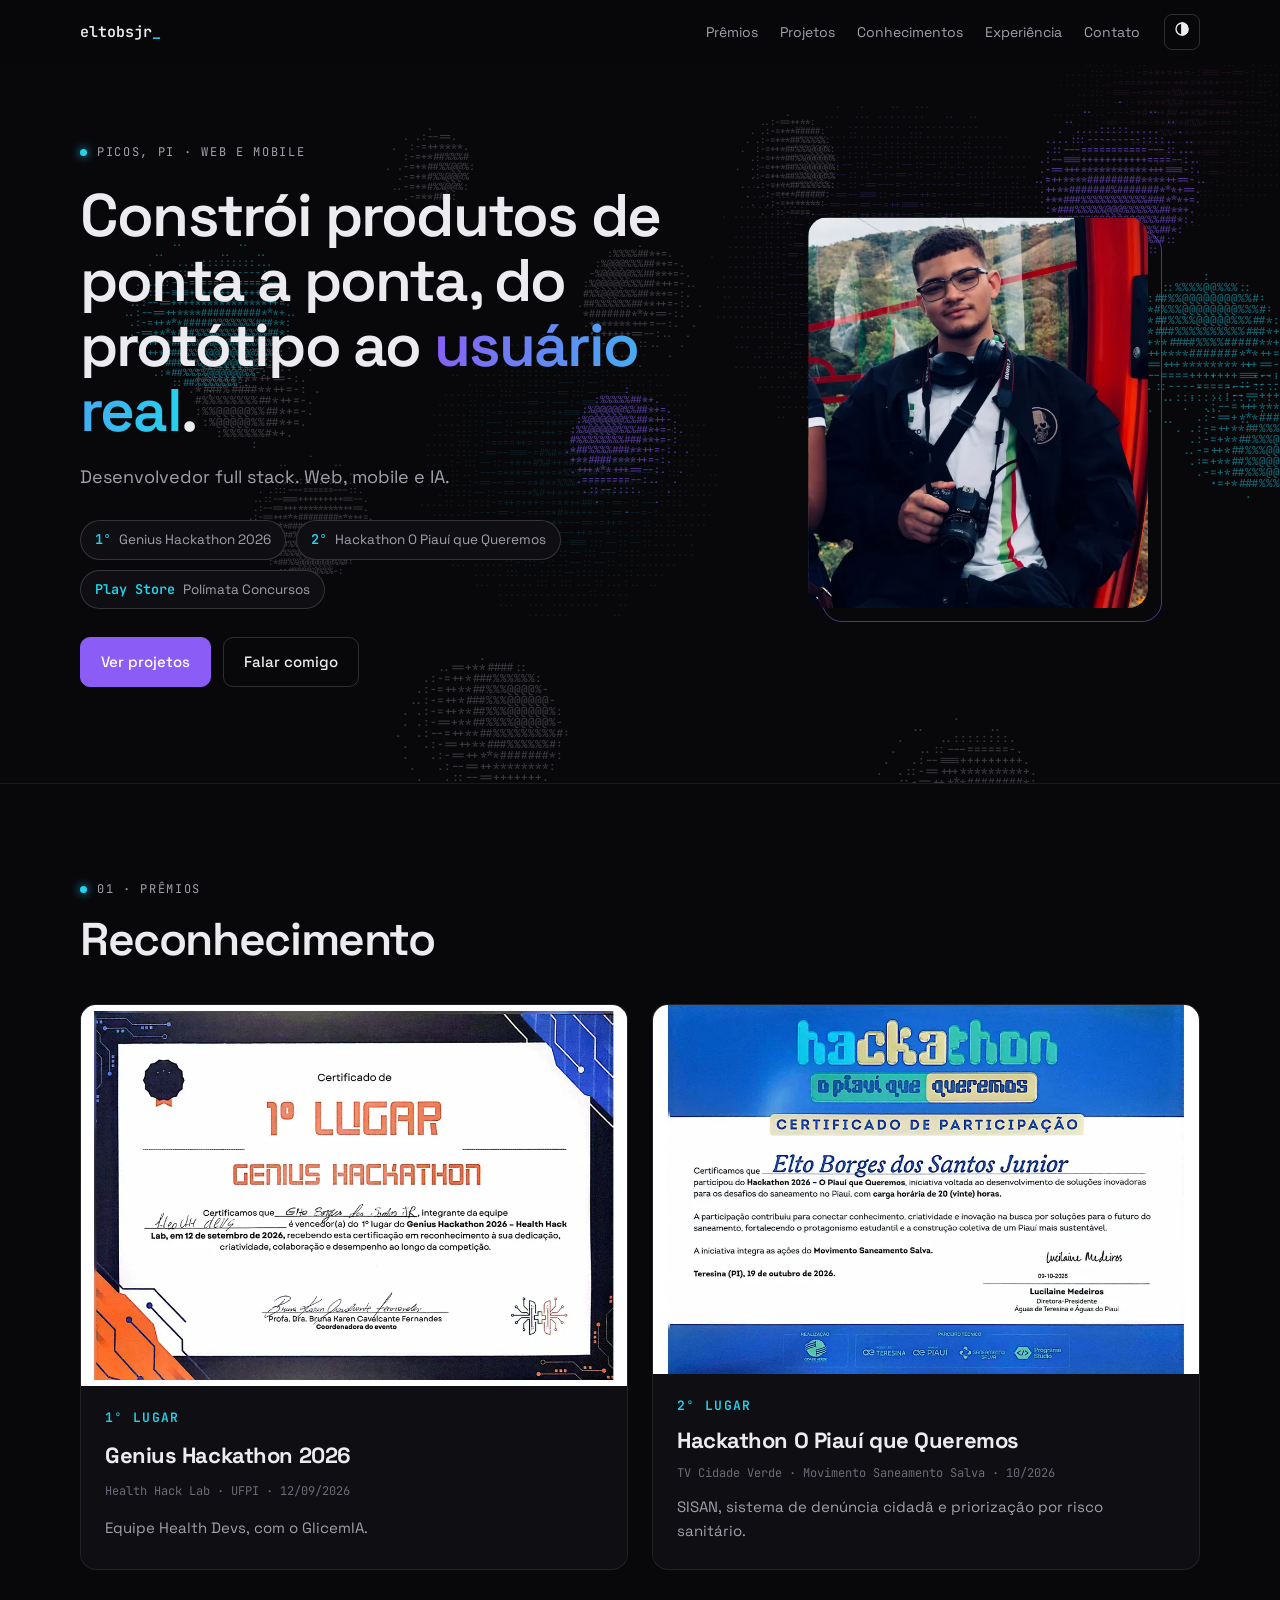
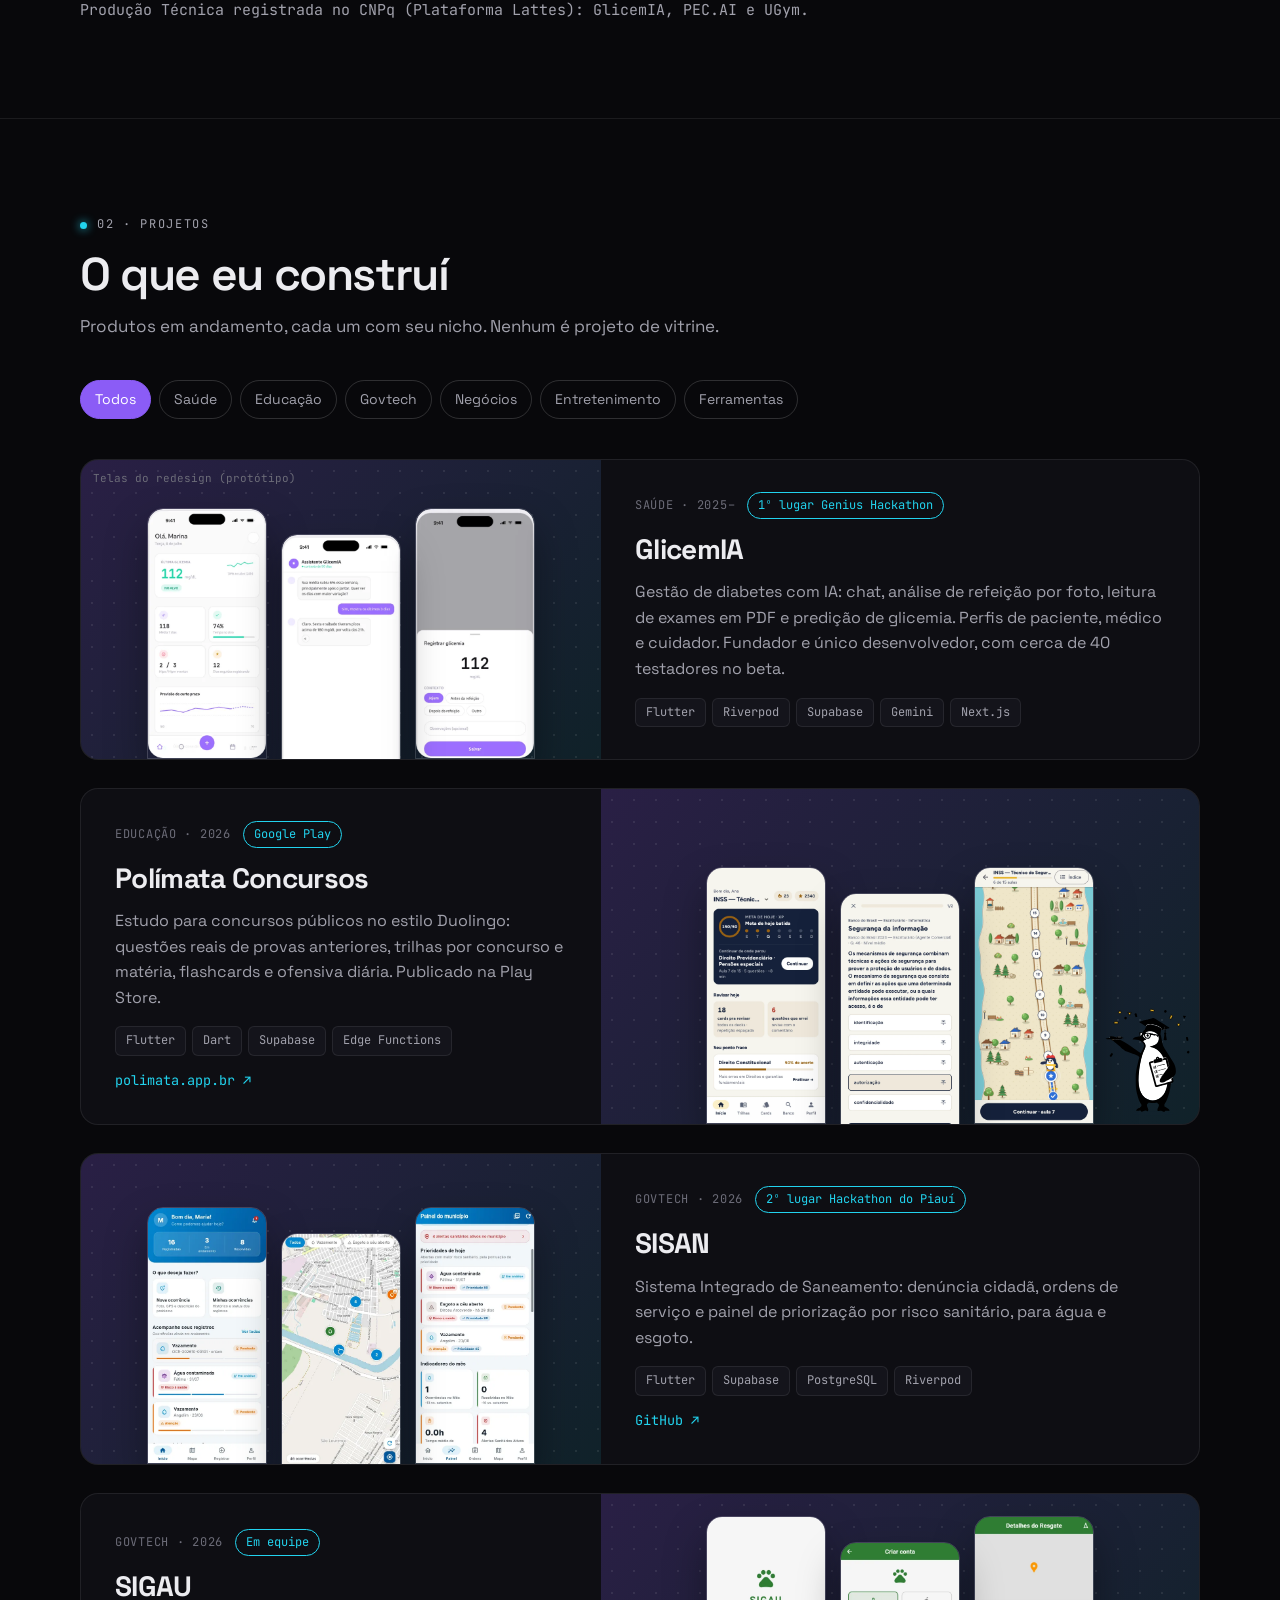
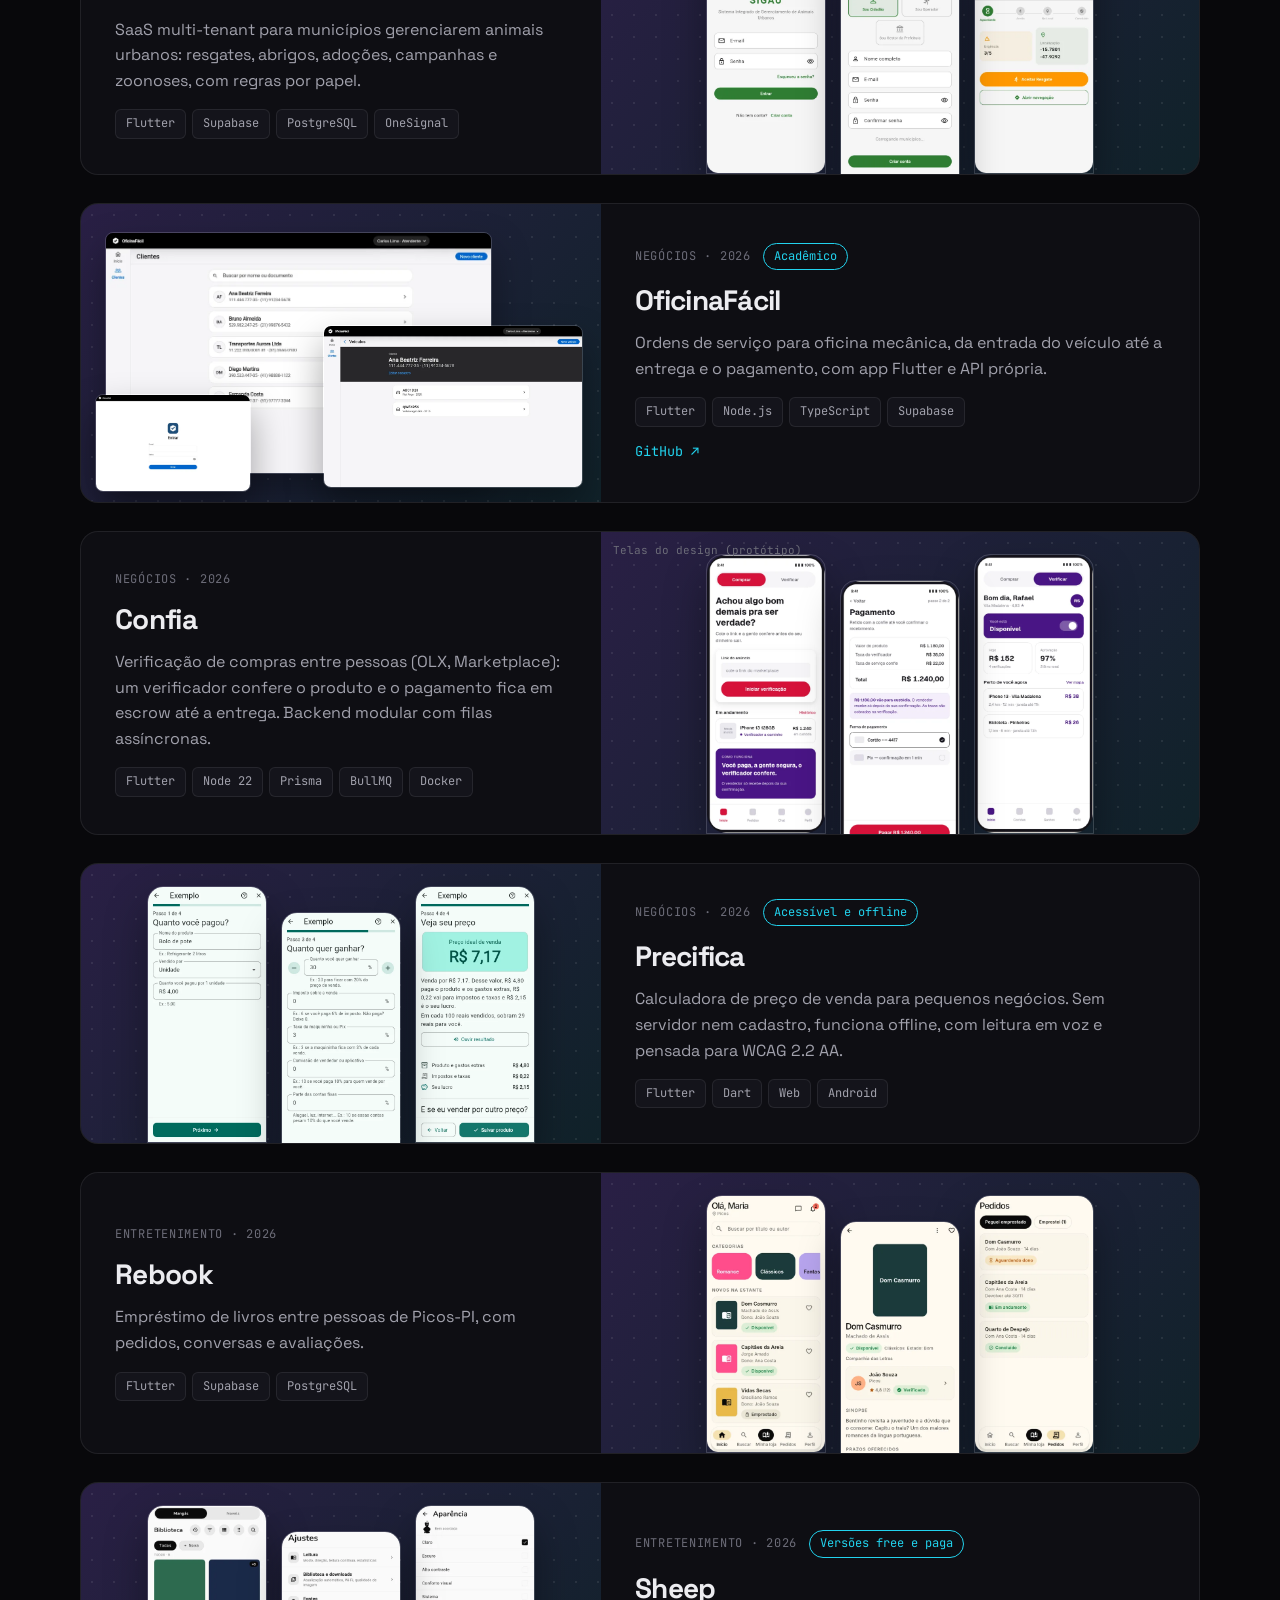
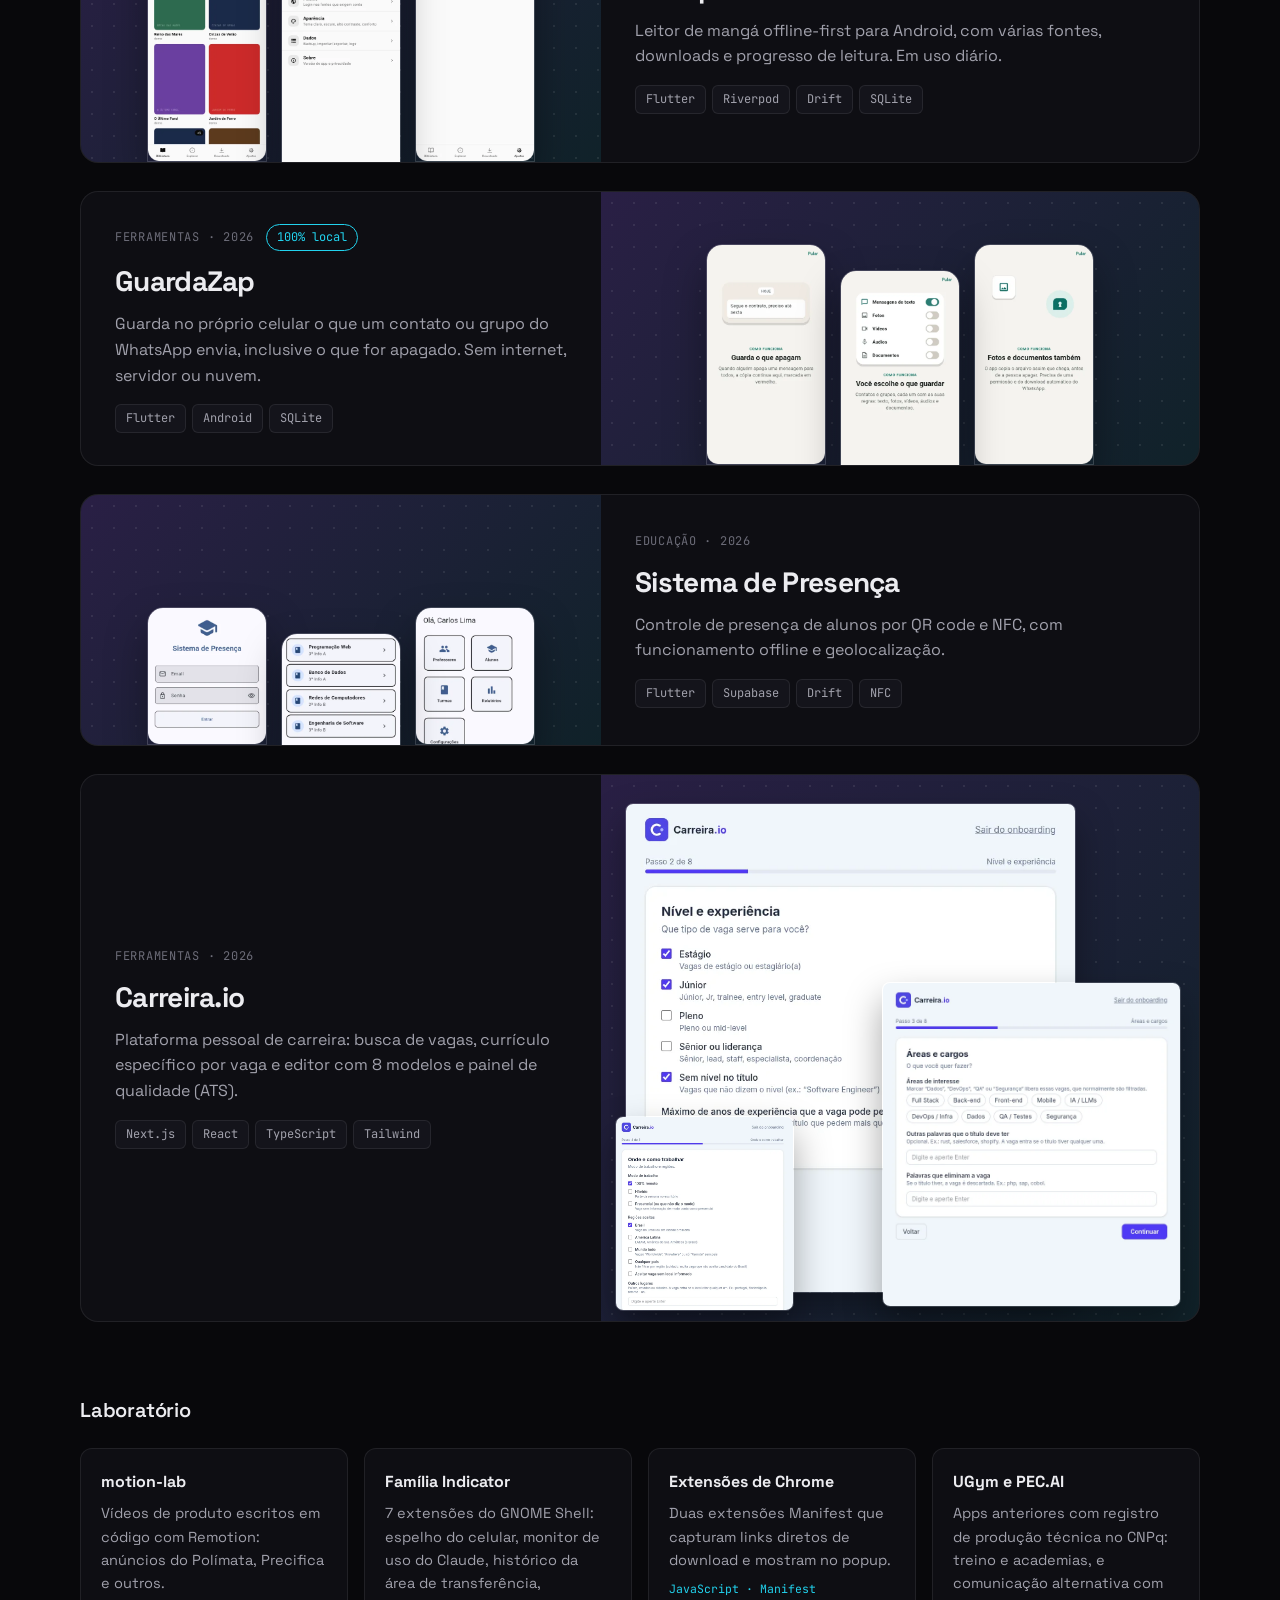
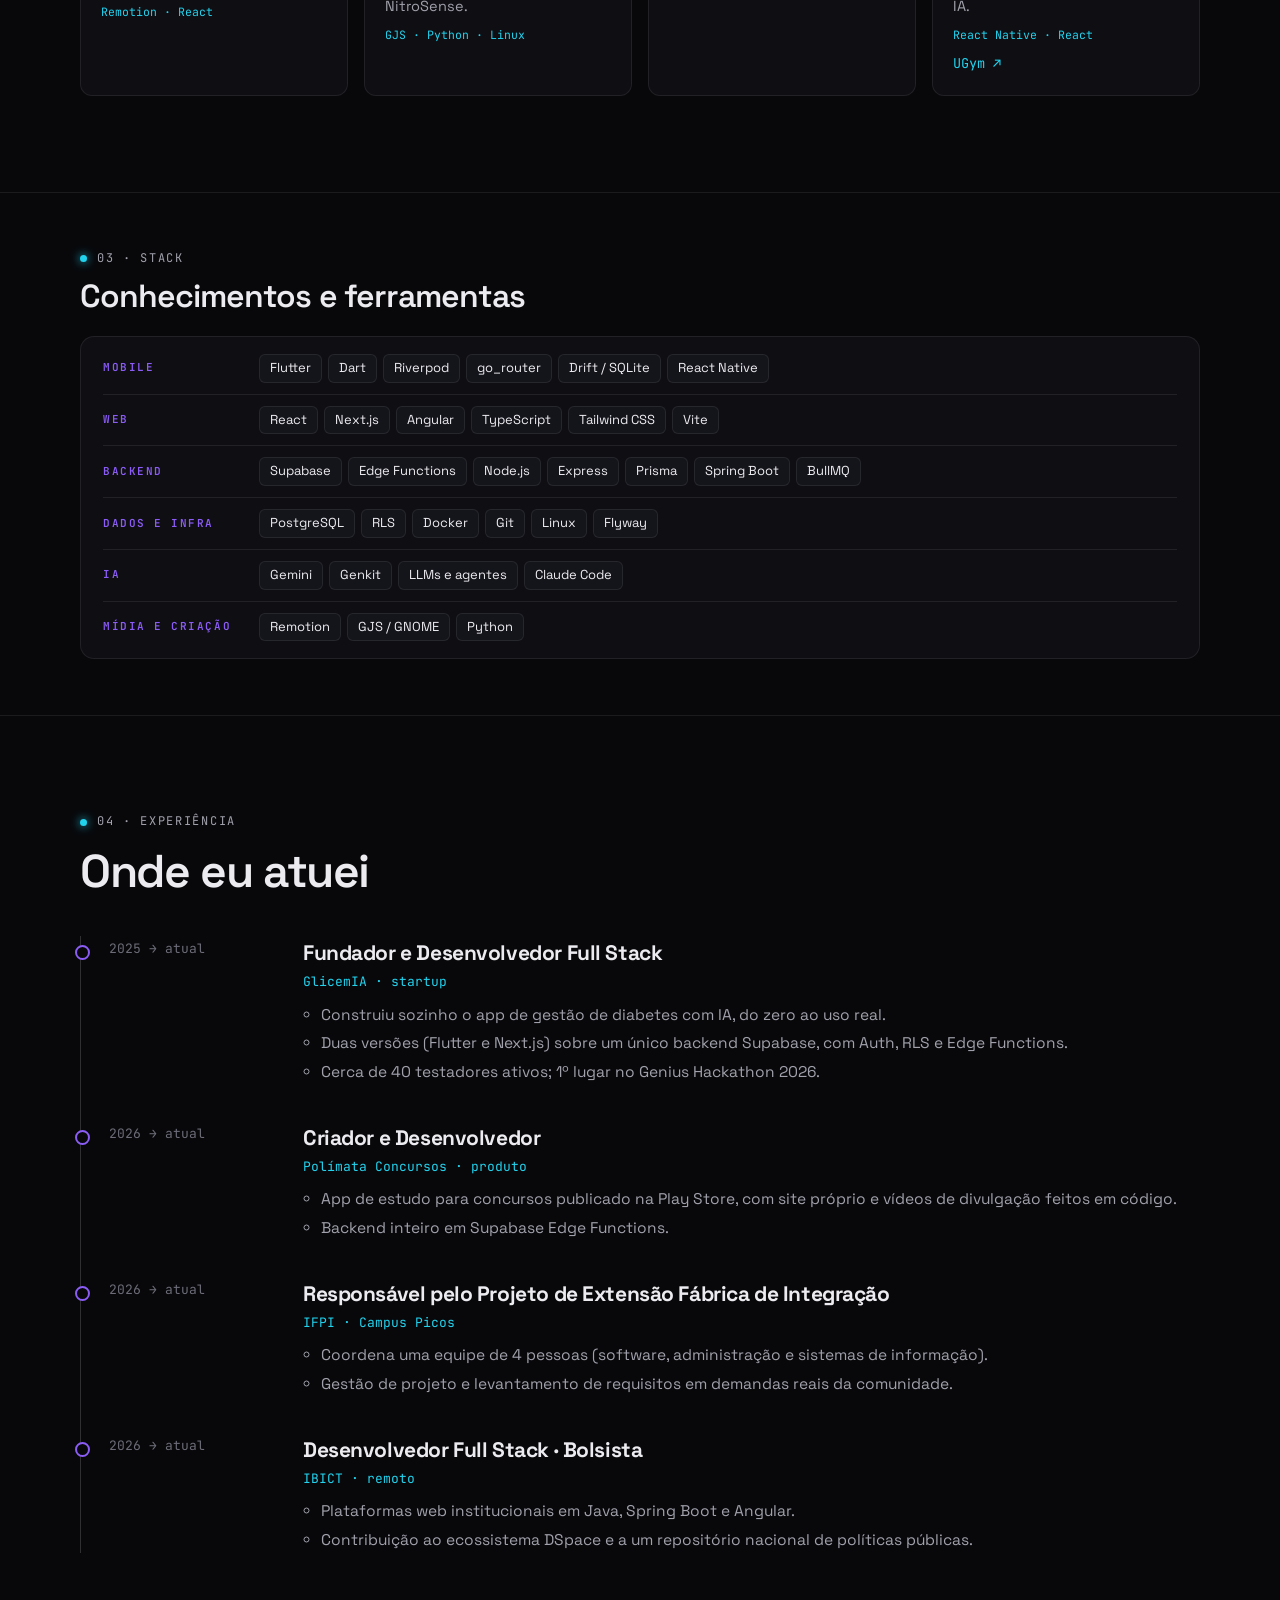
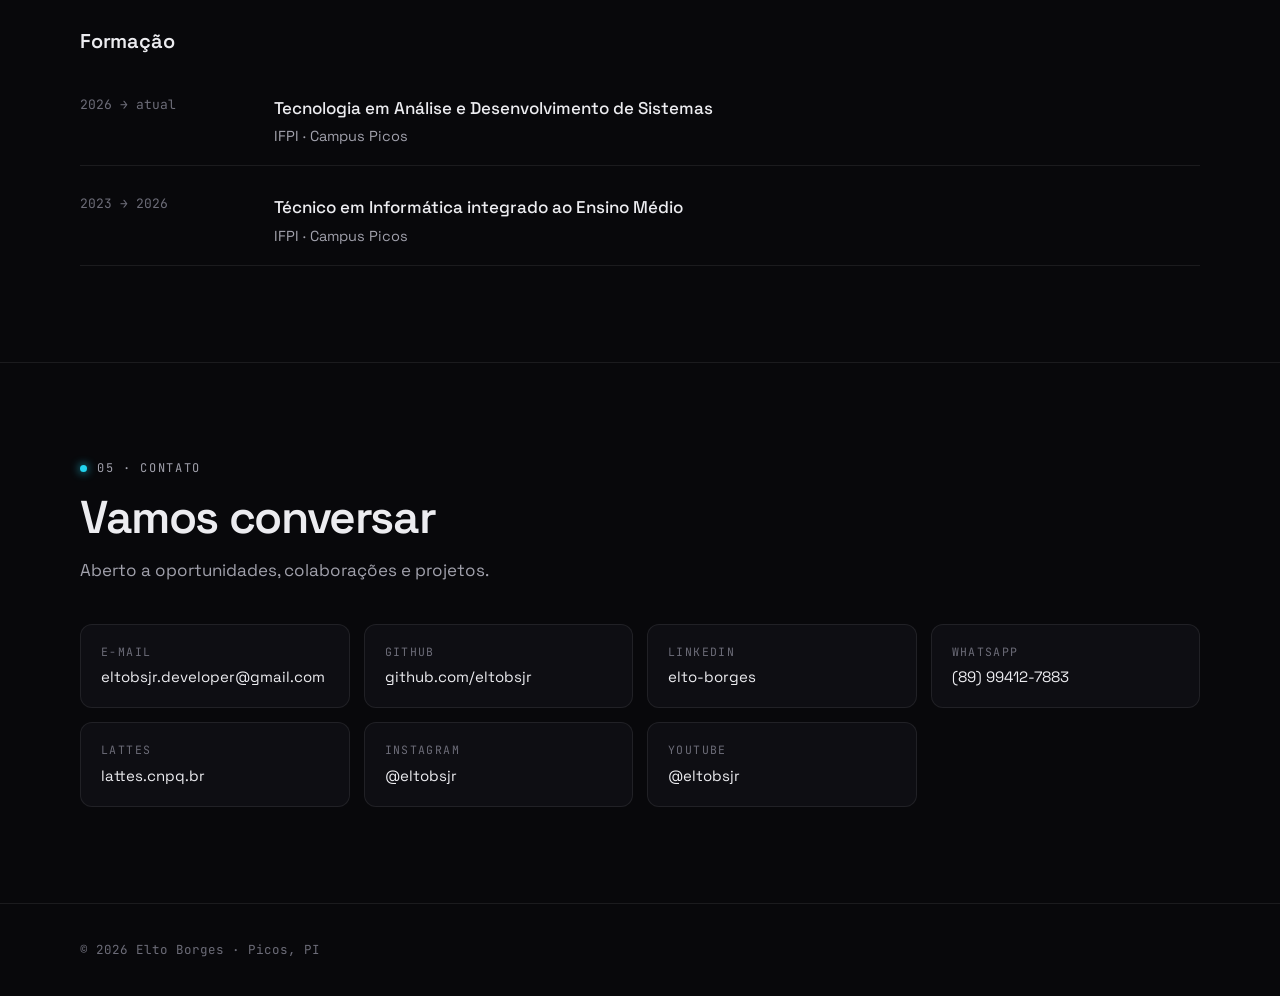
<file: index.html>
<!doctype html>
<html lang="pt-BR" data-theme="dark">
<head>
  <meta charset="utf-8" />
  <meta name="viewport" content="width=device-width,initial-scale=1" />
  <title>Elto Borges — Desenvolvedor Full Stack (Web e Mobile)</title>
  <meta name="description" content="Portfólio de Elto Borges: desenvolvedor full stack, fundador do GlicemIA (1º lugar no Genius Hackathon 2026) e criador do Polímata Concursos, na Play Store." />
  <meta property="og:title" content="Elto Borges — Desenvolvedor Full Stack" />
  <meta property="og:description" content="Produtos premiados em saúde, educação e setor público. Flutter, Supabase, Next.js e IA." />
  <meta property="og:image" content="assets/img/foto.webp" />
  <link rel="preconnect" href="https://fonts.googleapis.com" />
  <link rel="preconnect" href="https://fonts.gstatic.com" crossorigin />
  <link href="https://fonts.googleapis.com/css2?family=Space+Grotesk:wght@400;500;600;700&family=JetBrains+Mono:wght@400;500;600&display=swap" rel="stylesheet" />
  <link rel="stylesheet" href="assets/css/site.css" />
  <link rel="stylesheet" href="assets/css/pinguins.css" />
  <script>
    try { var t = localStorage.getItem("tema"); if (t) document.documentElement.dataset.theme = t; } catch (e) {}
  </script>
</head>
<body>
  <div class="fundo-vivo" aria-hidden="true"><span></span><span></span><span></span></div>

  <header class="topo">
    <div class="wrap topo-in">
      <a class="marca" href="#inicio">eltobsjr<span>_</span></a>
      <nav class="menu" aria-label="Seções">
        <a href="#premios">Prêmios</a>
        <a href="#projetos">Projetos</a>
        <a href="#stack">Conhecimentos</a>
        <a href="#experiencia">Experiência</a>
        <a href="#contato">Contato</a>
      </nav>
      <div class="topo-acoes">
        <button class="tema" id="tema" type="button" aria-label="Alternar tema claro e escuro"><svg width="16" height="16" viewBox="0 0 24 24" fill="none" stroke="currentColor" stroke-width="2" aria-hidden="true"><circle cx="12" cy="12" r="9"/><path d="M12 3v18" /><path d="M12 3a9 9 0 0 1 0 18z" fill="currentColor"/></svg></button>
      </div>
    </div>
  </header>

  <main id="inicio">
    <section class="hero" id="hero">
      <div class="hero-pontos" id="hero-pontos" aria-hidden="true"></div>
      <div class="wrap hero-in">
        <div class="hero-texto">
          <p class="eyebrow"><i></i> Picos, PI · Web e Mobile</p>
          <h1>Constrói produtos de ponta a ponta, do protótipo ao <em>usuário real</em>.</h1>
          <p class="lead">Desenvolvedor full stack. Web, mobile e IA.</p>
          <div class="chips">
            <a class="chip" href="#premios"><b>1º</b> Genius Hackathon 2026</a>
            <a class="chip" href="#premios"><b>2º</b> Hackathon O Piauí que Queremos</a>
            <a class="chip" href="#projetos"><b>Play Store</b> Polímata Concursos</a>
          </div>
          <div class="hero-cta">
            <a class="btn btn-cheio" href="#projetos">Ver projetos</a>
            <a class="btn" href="#contato">Falar comigo</a>
          </div>
        </div>
        <figure class="hero-foto">
          <img src="assets/img/foto.webp" width="640" height="742" alt="Foto de Elto Borges" fetchpriority="high" />
        </figure>
      </div>
    </section>

    <section class="sec" id="premios">
      <div class="wrap">
        <header class="sec-cab"><p class="eyebrow"><i></i> 01 · Prêmios</p><h2>Reconhecimento</h2></header>
        <div class="premios" id="premios-lista"></div>
        <p class="nota" id="producao"></p>
      </div>
    </section>

    <section class="sec" id="projetos">
      <div class="wrap">
        <header class="sec-cab"><p class="eyebrow"><i></i> 02 · Projetos</p><h2>O que eu construí</h2>
          <p class="sub">Produtos em andamento, cada um com seu nicho. Nenhum é projeto de vitrine.</p></header>
        <div class="filtros" id="filtros" role="tablist" aria-label="Filtrar projetos"></div>
        <div class="projetos" id="projetos-lista"></div>
        <h3 class="lab-titulo">Laboratório</h3>
        <div class="lab" id="lab-lista"></div>
      </div>
    </section>

    <section class="sec sec-compacta" id="stack">
      <div class="wrap">
        <header class="sec-cab"><p class="eyebrow"><i></i> 03 · Stack</p><h2>Conhecimentos e ferramentas</h2></header>
        <div class="stack" id="stack-lista"></div>
      </div>
    </section>

    <section class="sec" id="experiencia">
      <div class="wrap">
        <header class="sec-cab"><p class="eyebrow"><i></i> 04 · Experiência</p><h2>Onde eu atuei</h2></header>
        <ol class="linha" id="exp-lista"></ol>
        <h3 class="lab-titulo">Formação</h3>
        <ul class="formacao" id="form-lista"></ul>
      </div>
    </section>

    <section class="sec" id="contato">
      <div class="wrap">
        <header class="sec-cab"><p class="eyebrow"><i></i> 05 · Contato</p><h2>Vamos conversar</h2>
          <p class="sub">Aberto a oportunidades, colaborações e projetos.</p></header>
        <div class="contatos" id="contato-lista"></div>
      </div>
    </section>
  </main>

  <footer class="rodape"><div class="wrap">© 2026 Elto Borges · Picos, PI</div></footer>

  <div class="lightbox" id="lightbox" hidden><button type="button" aria-label="Fechar">×</button><img alt="" /></div>

  <script src="assets/js/data.js"></script>
  <script src="assets/js/pinguins.js" defer></script>
  <script src="assets/js/main.js" defer></script>
</body>
</html>
</file>
<file: assets/css/site.css>
:root {
  --bg: #08080b; --bg-1: #0e0e13; --bg-2: #14141b;
  --line: rgba(255,255,255,.08); --line-2: rgba(255,255,255,.16);
  --ink: #ececf0; --ink-dim: #a1a1ac; --ink-muted: #6c6c78;
  --accent: #8b5cf6; --accent-2: #22d3ee; --accent-rgb: 139,92,246;
  --on-accent: #fff;
  --nav-bg: rgba(8,8,11,.7);
  --display: "Space Grotesk", system-ui, sans-serif;
  --mono: "JetBrains Mono", ui-monospace, Menlo, monospace;
}
:root[data-theme="light"] {
  --bg: #f6f5f1; --bg-1: #fff; --bg-2: #efeee9;
  --line: rgba(10,10,10,.1); --line-2: rgba(10,10,10,.2);
  --ink: #0b0b0e; --ink-dim: #3a3a44; --ink-muted: #5a5a66;
  --accent: #6d28d9; --accent-2: #0e7490; --accent-rgb: 109,40,217;
  --nav-bg: rgba(246,245,241,.85);
}
* { box-sizing: border-box; }
html { scroll-behavior: smooth; scroll-padding-top: 72px; }
body { margin: 0; background: var(--bg); color: var(--ink); font-family: var(--display); font-size: 17px; line-height: 1.6; -webkit-font-smoothing: antialiased; overflow-x: hidden; }
a { color: inherit; text-decoration: none; }
img { max-width: 100%; display: block; }
button { font: inherit; color: inherit; background: none; border: 0; padding: 0; cursor: pointer; }
h1, h2, h3, p { margin: 0; }
:focus-visible { outline: 2px solid var(--accent-2); outline-offset: 3px; }
.wrap { width: min(1120px, 100% - 40px); margin-inline: auto; }

/* fundo vivo: manchas seguem o ponteiro */
.fundo-vivo { position: fixed; inset: 0; z-index: 0; overflow: hidden; pointer-events: none; }
.fundo-vivo span { position: absolute; left: 0; top: 0; white-space: pre; line-height: 1; letter-spacing: 0; font-family: var(--mono); font-size: 10px; user-select: none; will-change: transform; opacity: .2; }
.fundo-vivo span:nth-child(1) { color: var(--accent); }
.fundo-vivo span:nth-child(2) { color: var(--accent-2); opacity: .13; }
.fundo-vivo span:nth-child(3) { color: #f472b6; opacity: .1; }
:root[data-theme="light"] .fundo-vivo span { opacity: .26; }
main, .topo, .rodape { position: relative; z-index: 1; }

/* topo */
.topo { position: sticky; top: 0; z-index: 20; background: var(--nav-bg); backdrop-filter: blur(14px); border-bottom: 1px solid transparent; transition: border-color .2s; }
.topo.rolou { border-color: var(--line); }
.topo-in { display: flex; align-items: center; gap: 24px; height: 64px; }
.marca { font-family: var(--mono); font-weight: 600; font-size: 15px; }
.marca span { color: var(--accent-2); animation: pisca 1.1s steps(1) infinite; }
@keyframes pisca { 50% { opacity: 0; } }
.menu { display: flex; gap: 22px; margin-left: auto; font-size: 14px; color: var(--ink-dim); }
.menu a:hover { color: var(--ink); }
.topo-acoes { display: flex; gap: 10px; align-items: center; }
.tema { width: 36px; height: 36px; border: 1px solid var(--line-2); border-radius: 8px; font-size: 16px; }
.tema:hover { border-color: var(--accent); }

.btn { display: inline-flex; align-items: center; gap: 8px; padding: 12px 20px; border: 1px solid var(--line-2); border-radius: 10px; font-size: 15px; font-weight: 500; transition: transform .15s, border-color .15s, background .15s; }
.btn:hover { border-color: var(--accent); transform: translateY(-1px); }
.btn-cheio { background: var(--accent); border-color: var(--accent); color: var(--on-accent); }
.btn-cheio:hover { background: color-mix(in srgb, var(--accent) 85%, #fff); }
.btn-fino { padding: 8px 14px; font-size: 13px; }

.eyebrow { display: inline-flex; align-items: center; gap: 10px; font-family: var(--mono); font-size: 12px; letter-spacing: .14em; text-transform: uppercase; color: var(--ink-dim); }
.eyebrow i { width: 7px; height: 7px; border-radius: 50%; background: var(--accent-2); box-shadow: 0 0 10px var(--accent-2); }

/* hero */
.hero { position: relative; padding: 72px 0 96px; overflow: hidden; }
.hero-pontos { position: absolute; inset: 0; }
.hero-pontos span { position: absolute; white-space: pre; line-height: 1; letter-spacing: 0; font-family: var(--mono); font-weight: 500; color: var(--ink-dim); opacity: .32; user-select: none; pointer-events: none; will-change: transform; transition: opacity .25s; }
.hero-pontos span.cheio { color: var(--accent); opacity: .55; }
.hero-pontos span.ciano { color: var(--accent-2); opacity: .45; }
.hero-in { position: relative; display: grid; grid-template-columns: 1.4fr 1fr; gap: 56px; align-items: center; }
.hero h1 { font-size: clamp(34px, 5.2vw, 60px); line-height: 1.08; letter-spacing: -.03em; font-weight: 600; margin: 20px 0; }
.hero h1 em { font-style: normal; background: linear-gradient(100deg, var(--accent), var(--accent-2)); -webkit-background-clip: text; background-clip: text; color: transparent; }
.lead { color: var(--ink-dim); max-width: 56ch; font-size: 18px; }
.chips { display: flex; flex-wrap: wrap; gap: 10px; margin: 28px 0; }
.chip { display: inline-flex; gap: 8px; align-items: center; padding: 8px 14px; border: 1px solid var(--line-2); border-radius: 999px; font-size: 13.5px; color: var(--ink-dim); background: var(--bg-1); transition: border-color .15s, transform .15s; }
.chip b { color: var(--accent-2); font-family: var(--mono); font-weight: 600; }
.chip:hover { border-color: var(--accent); transform: translateY(-2px); }
.hero-cta { display: flex; gap: 12px; flex-wrap: wrap; }
.hero-foto { margin: 0; justify-self: center; position: relative; width: min(340px, 100%); }
.hero-foto::before { content: ""; position: absolute; inset: 14px -14px -14px 14px; border: 1px solid var(--accent); border-radius: 20px; opacity: .55; }
.hero-foto img { position: relative; width: 100%; height: auto; border-radius: 20px; aspect-ratio: 4/4.6; object-fit: cover; object-position: top; transition: transform .2s ease-out; }

/* seções */
.sec { padding: 96px 0; border-top: 1px solid var(--line); }
.sec-cab { margin-bottom: 40px; display: grid; gap: 14px; }
.sec-cab h2 { font-size: clamp(30px, 4vw, 46px); letter-spacing: -.03em; line-height: 1.1; font-weight: 600; }
.sub { color: var(--ink-dim); max-width: 60ch; }
.nota { margin-top: 28px; color: var(--ink-dim); font-size: 15px; font-family: var(--mono); }

/* prêmios */
.premios { display: grid; grid-template-columns: repeat(2, 1fr); gap: 24px; }
.premio { background: var(--bg-1); border: 1px solid var(--line); border-radius: 16px; overflow: hidden; display: grid; grid-template-columns: minmax(0, 1fr); transition: border-color .2s; }
.premio:hover { border-color: var(--accent); }
.premio button { display: block; width: 100%; background: #fff; overflow: hidden; }
.premio img { width: 100%; height: auto; aspect-ratio: 1000/676; object-fit: cover; transition: transform .35s ease; }
.premio:hover img { transform: scale(1.03); }
.premio-txt { padding: 22px 24px 26px; display: grid; gap: 6px; }
.lugar { font-family: var(--mono); font-size: 13px; font-weight: 600; letter-spacing: .1em; text-transform: uppercase; color: var(--accent-2); }
.premio h3 { font-size: 22px; letter-spacing: -.02em; }
.premio small { color: var(--ink-muted); font-family: var(--mono); font-size: 12px; }
.premio p { color: var(--ink-dim); font-size: 15px; margin-top: 6px; }

/* filtros */
.filtros { display: flex; flex-wrap: wrap; gap: 8px; margin-bottom: 40px; }
.filtro { padding: 7px 14px; border: 1px solid var(--line-2); border-radius: 999px; font-size: 14px; color: var(--ink-dim); transition: all .15s; }
.filtro:hover { color: var(--ink); border-color: var(--accent); }
.filtro[aria-selected="true"] { background: var(--accent); border-color: var(--accent); color: var(--on-accent); }

/* projetos em zig-zag */
.projetos { display: grid; gap: 28px; }
.proj { display: grid; grid-template-columns: 1fr 1.15fr; gap: 0; background: var(--bg-1); border: 1px solid var(--line); border-radius: 18px; overflow: hidden; transition: border-color .2s, transform .2s; }
.proj:hover { border-color: rgba(var(--accent-rgb), .6); }
.proj.par .proj-arte { order: 2; }
.proj[hidden] { display: none; }
.proj-arte { position: relative; min-height: 240px; display: grid; place-items: center; overflow: hidden; background: linear-gradient(135deg, rgba(var(--accent-rgb), .22), rgba(34, 211, 238, .10)); }
.proj-arte .glifo { font-family: var(--display); font-weight: 700; font-size: clamp(70px, 10vw, 128px); letter-spacing: -.06em; color: transparent; -webkit-text-stroke: 1.5px color-mix(in srgb, var(--ink) 35%, transparent); transition: transform .25s ease-out; user-select: none; }
.proj-arte .pontos { position: absolute; inset: 0; opacity: .5; background-image: radial-gradient(var(--line-2) 1.2px, transparent 1.2px); background-size: 22px 22px; }
.proj-arte .telas { position: relative; display: flex; gap: 14px; padding: 22px 0 0; align-items: flex-end; justify-content: center; height: 100%; min-height: 250px; }
.proj-arte .telas img { width: min(120px, 27%); height: auto; border-radius: 16px 16px 0 0; border: 1px solid var(--line-2); box-shadow: 0 20px 40px rgba(0,0,0,.35); transition: transform .3s ease-out; }
.proj-arte .telas img:nth-child(2) { transform: translateY(26px); }
.proj-arte .telas.web { display: block; width: 100%; padding: 28px 24px; min-height: 240px; }
.proj-arte .telas.web img { width: 82%; border-radius: 8px; border: 1px solid var(--line-2); box-shadow: 0 18px 36px rgba(0,0,0,.35); }
.proj-arte .telas.web img:nth-child(2) { position: absolute; width: 50%; right: 18px; bottom: 14px; transform: none; }
.proj-arte .telas.web img:nth-child(3) { position: absolute; width: 30%; left: 14px; bottom: 10px; transform: none; z-index: 2; }
.proj:hover .telas.web img:nth-child(2) { transform: translateY(-6px); }
.proj:hover .telas img:nth-child(1) { transform: translateY(-8px) rotate(-2deg); }
.proj:hover .telas img:nth-child(2) { transform: translateY(14px) rotate(2deg); }
.proj-arte .mascote { position: absolute; right: 8px; bottom: 4px; width: 92px; height: 120px; pointer-events: auto; }
.proj-corpo { padding: 32px 34px; display: grid; gap: 14px; align-content: center; }
.proj-topo { display: flex; align-items: center; gap: 12px; flex-wrap: wrap; font-family: var(--mono); font-size: 12px; color: var(--ink-muted); letter-spacing: .06em; text-transform: uppercase; }
.selo { padding: 3px 10px; border-radius: 999px; border: 1px solid var(--accent-2); color: var(--accent-2); text-transform: none; letter-spacing: 0; font-size: 12px; }
.proj h3 { font-size: 28px; letter-spacing: -.025em; line-height: 1.15; }
.proj-corpo > p { color: var(--ink-dim); font-size: 16px; }
.tags { display: flex; flex-wrap: wrap; gap: 6px; list-style: none; padding: 0; margin: 2px 0 0; }
.tags li { font-family: var(--mono); font-size: 12px; padding: 4px 10px; border: 1px solid var(--line); border-radius: 6px; color: var(--ink-dim); background: var(--bg-2); }
.proj-link { font-family: var(--mono); font-size: 13.5px; color: var(--accent-2); width: fit-content; border-bottom: 1px solid transparent; }
.proj-link:hover { border-color: var(--accent-2); }

.lab-titulo { margin: 72px 0 22px; font-size: 20px; letter-spacing: -.01em; font-weight: 600; }
.lab { display: grid; grid-template-columns: repeat(auto-fit, minmax(240px, 1fr)); gap: 16px; }
.lab-item { padding: 20px; border: 1px solid var(--line); border-radius: 12px; background: var(--bg-1); display: grid; gap: 8px; align-content: start; transition: border-color .2s; }
.lab-item:hover { border-color: var(--accent); }
.lab-item h4 { margin: 0; font-size: 16px; }
.lab-item p { color: var(--ink-dim); font-size: 14.5px; }
.lab-item small { font-family: var(--mono); font-size: 11.5px; color: var(--accent-2); }

/* experiência */
.linha { list-style: none; margin: 0; padding: 0 0 0 28px; border-left: 1px solid var(--line-2); display: grid; gap: 36px; }
.exp { position: relative; display: grid; grid-template-columns: 170px 1fr; gap: 24px; }
.exp::before { content: ""; position: absolute; left: -34px; top: 9px; width: 11px; height: 11px; border-radius: 50%; background: var(--bg); border: 2px solid var(--accent); }
.exp:hover::before { background: var(--accent); }
.exp time { font-family: var(--mono); font-size: 13px; color: var(--ink-muted); padding-top: 3px; }
.exp h3 { font-size: 21px; letter-spacing: -.02em; }
.exp .org { color: var(--accent-2); font-family: var(--mono); font-size: 13px; margin: 2px 0 10px; }
.exp ul { margin: 0; padding-left: 18px; color: var(--ink-dim); font-size: 15.5px; display: grid; gap: 4px; }

/* conhecimentos: bloco único e compacto, uma linha por camada */
.sec-compacta { padding: 56px 0; }
.sec-compacta .sec-cab { margin-bottom: 22px; gap: 10px; }
.sec-compacta .sec-cab h2 { font-size: clamp(24px, 3vw, 32px); }
.stack { border: 1px solid var(--line); border-radius: 14px; background: var(--bg-1); padding: 6px 22px; }
.stack-l { display: grid; grid-template-columns: 140px 1fr; gap: 16px; align-items: center; padding: 11px 0; border-bottom: 1px solid var(--line); }
.stack-l:last-child { border-bottom: 0; }
.stack-l h3 { font-family: var(--mono); font-size: 11px; letter-spacing: .14em; text-transform: uppercase; color: var(--accent); font-weight: 600; }
.stack-l ul { list-style: none; margin: 0; padding: 0; display: flex; flex-wrap: wrap; gap: 6px; }
.stack-l li { font-size: 13px; padding: 3px 10px; border-radius: 6px; background: var(--bg-2); border: 1px solid var(--line); transition: border-color .15s; }
.stack-l li:hover { border-color: var(--accent-2); }
.formacao { list-style: none; margin: 0; padding: 0; display: grid; gap: 12px; }
.formacao li { display: grid; grid-template-columns: 170px 1fr; gap: 24px; padding: 16px 0; border-bottom: 1px solid var(--line); }
.formacao time { font-family: var(--mono); font-size: 13px; color: var(--ink-muted); }
.formacao b { display: block; font-weight: 500; }
.formacao span { color: var(--ink-dim); font-size: 14.5px; }

/* contato */
.contatos { display: grid; grid-template-columns: repeat(auto-fit, minmax(260px, 1fr)); gap: 14px; }
.contato { display: grid; gap: 4px; padding: 18px 20px; border: 1px solid var(--line); border-radius: 12px; background: var(--bg-1); transition: border-color .15s, transform .15s; }
.contato:hover { border-color: var(--accent); transform: translateY(-3px); }
.contato small { font-family: var(--mono); font-size: 11.5px; letter-spacing: .12em; text-transform: uppercase; color: var(--ink-muted); }
.contato span { overflow-wrap: anywhere; font-size: 15px; }
.rodape { padding: 36px 0; border-top: 1px solid var(--line); color: var(--ink-muted); font-family: var(--mono); font-size: 12.5px; }

/* lightbox */
.lightbox { position: fixed; inset: 0; z-index: 50; background: rgba(0,0,0,.88); display: grid; place-items: center; padding: 24px; }
.lightbox[hidden] { display: none; }
.lightbox img { max-height: 90vh; border-radius: 10px; }
.lightbox button { position: absolute; top: 14px; right: 20px; font-size: 38px; color: #fff; }

/* entrada ao rolar */
.js .rev { opacity: 0; transform: translateY(22px); transition: opacity .6s ease, transform .6s ease; }
.js .rev.in { opacity: 1; transform: none; }

@media (max-width: 1024px) {
  .hero-in { gap: 36px; }
  .hero-foto { width: min(280px, 100%); }
  .proj-corpo { padding: 26px 26px; }
}
@media (max-width: 900px) {
  .topo-in { flex-wrap: wrap; height: auto; min-height: 56px; padding: 8px 0 0; gap: 8px 16px; }
  .topo-acoes { margin-left: auto; }
  .menu { order: 3; width: 100%; margin: 0; gap: 4px; overflow-x: auto; scrollbar-width: none; padding-bottom: 8px; }
  .menu::-webkit-scrollbar { display: none; }
  .menu a { padding: 6px 12px; border: 1px solid var(--line); border-radius: 999px; white-space: nowrap; font-size: 13px; }
  html { scroll-padding-top: 108px; }
  .hero { padding: 36px 0 56px; }
  .hero-in { grid-template-columns: 1fr; gap: 28px; justify-items: start; }
  .hero-foto { order: -1; width: 168px; }
  .hero-foto::before { inset: 8px -8px -8px 8px; border-radius: 50%; }
  .hero-foto img { aspect-ratio: 1; border-radius: 50%; object-position: center 18%; }
  .sec { padding: 64px 0; }
  .sec-cab { margin-bottom: 28px; }
  .proj, .proj.par { grid-template-columns: 1fr; }
  .proj.par .proj-arte { order: 0; }
  .proj-arte { min-height: 190px; }
  .proj-arte:has(.telas) { min-height: 250px; }
  .exp, .formacao li { grid-template-columns: 1fr; gap: 4px; }
  .fundo-vivo span { filter: blur(70px); }
}
@media (max-width: 760px) {
  .premios { grid-template-columns: 1fr; }
}
@media (max-width: 480px) {
  body { font-size: 16px; }
  .wrap { width: calc(100% - 32px); }
  .hero h1 { font-size: 31px; }
  .lead { font-size: 16.5px; }
  .chip { font-size: 12.5px; padding: 7px 12px; }
  .hero-cta .btn { flex: 1 1 140px; justify-content: center; }
  .proj-corpo { padding: 20px 18px 22px; gap: 12px; }
  .proj h3 { font-size: 24px; }
  .proj-corpo > p { font-size: 15.5px; }
  .premio-txt { padding: 18px 18px 22px; }
  .premio h3 { font-size: 19px; }
  .linha { padding-left: 22px; gap: 30px; }
  .exp::before { left: -28px; }
  .exp h3 { font-size: 18.5px; }
  .stack { padding: 4px 16px; }
  .stack-l { grid-template-columns: 1fr; gap: 8px; }
  .lab-item { padding: 18px; }
  .filtros { flex-wrap: nowrap; overflow-x: auto; margin-inline: -16px; padding: 0 16px 6px; scrollbar-width: none; }
  .filtros::-webkit-scrollbar { display: none; }
  .filtro { white-space: nowrap; flex: none; }
  .contatos { grid-template-columns: 1fr 1fr; }
  .contato { padding: 14px; }
  .contato span { font-size: 13.5px; }
  .contato:first-child { grid-column: 1 / -1; }
  .lab { grid-template-columns: 1fr; }
}
@media (max-width: 360px) {
  .proj-arte .telas img { width: 100px; }
  .contatos { grid-template-columns: 1fr; }
}
@media (prefers-reduced-motion: reduce) {
  html { scroll-behavior: auto; }
  .fundo-vivo { display: none; }
  .js .rev { opacity: 1; transform: none; transition: none; }
  .marca span { animation: none; }
}

.nota-arte { position: absolute; left: 12px; top: 10px; font-family: var(--mono); font-size: 11px; color: var(--ink-muted); }
</file>
<file: assets/css/pinguins.css>
/* Família de pinguins (pinguins.js). Tudo prefixado com pgx- para não colidir.
   Cada peça anima só transform/opacity em volta de um pivô (origem 0 0 do
   grupo, que o JS já posiciona no ponto de junção). */
.pgx { display: block; width: 100%; height: auto; overflow: visible; }
.pgx g { transform-box: view-box; transform-origin: 0 0; }
.pgx-sombra { fill: rgba(21, 33, 59, .13); }

/* poses-base (valem também com movimento reduzido) */
.pgx-comemorando .pgx-asa { transform: rotate(100deg); }
.pgx-trofeu .pgx-asa { transform: rotate(100deg); }
.pgx-dormindo .pgx-tudo { transform: rotate(-2deg); }
.pgx-card-verso { transform: scaleX(0); }
.pgx-lampada, .pgx-raios { opacity: 0; }
.pgx-folha { opacity: 0; }

/* respirar e borla: todo mundo */
.pgx-corpo { animation: pgx-respira 3.4s ease-in-out infinite; }
.pgx-borla { animation: pgx-borla 3s ease-in-out infinite; }
@keyframes pgx-respira { 50% { transform: scale(1.008, .993); } }
@keyframes pgx-borla { 0%, 100% { transform: rotate(-4deg); } 50% { transform: rotate(6deg); } }

/* reação ao toque / hover: pulinho curto com antecipação e assentamento */
.pgx-toque .pgx-reage, .pgx-hover:hover .pgx-reage { animation: pgx-pulinho .62s cubic-bezier(.3, .7, .4, 1) 1; }
@keyframes pgx-pulinho {
  0% { transform: none; }
  16% { transform: scale(1.05, .93); }
  42% { transform: translateY(-58px) scale(.97, 1.04); }
  70% { transform: translateY(0) scale(1.04, .95); }
  86% { transform: scale(.99, 1.01); }
  100% { transform: none; }
}

/* ---------- 1. acenando ---------- */
.pgx-acenando .pgx-asa { animation: pgx-acena 3.6s infinite; }
.pgx-acenando .pgx-tudo { animation: pgx-acena-corpo 3.6s ease-in-out infinite; }
.pgx-acenando .pgx-borla { animation: pgx-acena-borla 3.6s ease-in-out infinite; }
@keyframes pgx-acena {
  0% { transform: rotate(0); animation-timing-function: ease-in-out; }
  7% { transform: rotate(-7deg); animation-timing-function: cubic-bezier(.3, 0, .2, 1); }
  21% { transform: rotate(110deg); animation-timing-function: ease-in-out; }
  28% { transform: rotate(84deg); animation-timing-function: ease-in-out; }
  35% { transform: rotate(108deg); animation-timing-function: ease-in-out; }
  42% { transform: rotate(84deg); animation-timing-function: ease-in-out; }
  49% { transform: rotate(106deg); animation-timing-function: ease-in-out; }
  56% { transform: rotate(92deg); animation-timing-function: cubic-bezier(.5, 0, .7, .4); }
  70% { transform: rotate(-5deg); animation-timing-function: ease-out; }
  76% { transform: rotate(2deg); animation-timing-function: ease-in-out; }
  82%, 100% { transform: rotate(0); }
}
@keyframes pgx-acena-corpo {
  0%, 8%, 82%, 100% { transform: rotate(0); }
  22%, 56% { transform: rotate(2.2deg); }
  70% { transform: rotate(-.8deg); }
}
@keyframes pgx-acena-borla {
  0%, 100% { transform: rotate(-3deg); }
  24% { transform: rotate(-12deg); }
  31%, 45% { transform: rotate(4deg); }
  38%, 52% { transform: rotate(-6deg); }
  74% { transform: rotate(10deg); }
  86% { transform: rotate(-4deg); }
}

/* ---------- 2. comemorando ---------- */
.pgx-comemorando .pgx-tudo { animation: pgx-pulo 1.5s infinite; }
.pgx-comemorando .pgx-corpo { animation: none; }
.pgx-comemorando .pgx-asa { animation: pgx-vibra 1.5s infinite; }
.pgx-comemorando .pgx-pe-e { animation: pgx-abre-e 1.5s ease-in-out infinite; }
.pgx-comemorando .pgx-pe-d { animation: pgx-abre-d 1.5s ease-in-out infinite; }
.pgx-comemorando .pgx-borla { animation: pgx-borla-pulo 1.5s ease-in-out infinite; }
.pgx-comemorando .pgx-sombra { animation: pgx-sombra-pulo 1.5s infinite; }
@keyframes pgx-pulo {
  0% { transform: none; animation-timing-function: ease-in; }
  14% { transform: scale(1.05, .91); animation-timing-function: cubic-bezier(.2, .8, .4, 1); }
  42% { transform: translateY(-150px) scale(.97, 1.04) rotate(-2deg); animation-timing-function: cubic-bezier(.6, 0, .8, .4); }
  64% { transform: translateY(0) scale(1.07, .9); animation-timing-function: ease-out; }
  76% { transform: scale(.98, 1.03); animation-timing-function: ease-in-out; }
  88%, 100% { transform: none; }
}
@keyframes pgx-vibra {
  0% { transform: rotate(100deg); animation-timing-function: ease-in; }
  14% { transform: rotate(88deg); animation-timing-function: ease-out; }
  42% { transform: rotate(112deg); animation-timing-function: ease-in; }
  64% { transform: rotate(92deg); animation-timing-function: ease-in-out; }
  80% { transform: rotate(104deg); animation-timing-function: ease-in-out; }
  100% { transform: rotate(100deg); }
}
@keyframes pgx-abre-e { 0%, 14%, 64%, 100% { transform: none; } 40% { transform: rotate(10deg); } }
@keyframes pgx-abre-d { 0%, 14%, 64%, 100% { transform: none; } 40% { transform: rotate(-10deg); } }
@keyframes pgx-borla-pulo {
  0%, 100% { transform: rotate(-2deg); }
  20% { transform: rotate(14deg); }
  46% { transform: rotate(-16deg); }
  68% { transform: rotate(18deg); }
  84% { transform: rotate(-6deg); }
}
@keyframes pgx-sombra-pulo {
  0%, 100% { transform: none; opacity: 1; }
  14% { transform: scaleX(1.06); }
  42% { transform: scaleX(.66); opacity: .5; }
  64% { transform: scaleX(1.08); opacity: 1; }
}
.pgx-conf { animation: pgx-cai 2.4s linear infinite; }
.pgx-conf-1 { animation-duration: 2.9s; }
.pgx-conf-2 { animation-duration: 2.1s; }
@keyframes pgx-cai {
  0% { transform: translate(0, -60px) rotate(0); opacity: 0; }
  12% { opacity: 1; }
  50% { transform: translate(14px, 140px) rotate(160deg); }
  85% { opacity: 1; }
  100% { transform: translate(-6px, 340px) rotate(340deg); opacity: 0; }
}

/* ---------- 3. pensando ---------- */
.pgx-pensando .pgx-tudo { animation: pgx-pondera 5.6s ease-in-out infinite; }
.pgx-pensando .pgx-borla { animation: pgx-borla-lenta 5.6s ease-in-out infinite; }
@keyframes pgx-pondera {
  0%, 100% { transform: rotate(0); }
  20% { transform: rotate(3deg); }
  36% { transform: rotate(1.6deg); }
  52% { transform: rotate(3.4deg); }
  62% { transform: translateY(-10px) rotate(-1deg); }
  70% { transform: rotate(0); }
}
@keyframes pgx-borla-lenta {
  0%, 100% { transform: rotate(-3deg); }
  24% { transform: rotate(-9deg); }
  40% { transform: rotate(-4deg); }
  56% { transform: rotate(-10deg); }
  66% { transform: rotate(12deg); }
  78% { transform: rotate(-5deg); }
}
.pgx-bolha { animation: pgx-bolha 5.6s infinite; }
.pgx-bolha-1 { transform-origin: 96px 118px; }
.pgx-bolha-2 { transform-origin: 66px 84px; animation-name: pgx-bolha2; }
.pgx-bolha-3 { animation-name: pgx-bolha3; }
@keyframes pgx-bolha {
  0%, 4% { transform: scale(0); opacity: 0; animation-timing-function: cubic-bezier(.3, 1.6, .5, 1); }
  9%, 88% { transform: scale(1); opacity: 1; }
  96%, 100% { transform: scale(.4); opacity: 0; }
}
@keyframes pgx-bolha2 {
  0%, 9% { transform: scale(0); opacity: 0; animation-timing-function: cubic-bezier(.3, 1.6, .5, 1); }
  14%, 90% { transform: scale(1); opacity: 1; }
  97%, 100% { transform: scale(.4); opacity: 0; }
}
@keyframes pgx-bolha3 {
  0%, 14% { transform: scale(0); opacity: 0; animation-timing-function: cubic-bezier(.3, 1.5, .5, 1); }
  21%, 91% { transform: scale(1); opacity: 1; }
  98%, 100% { transform: scale(.5); opacity: 0; }
}
.pgx-duvida { animation: pgx-duvida 5.6s infinite; }
@keyframes pgx-duvida {
  0%, 18% { transform: scale(0); opacity: 0; animation-timing-function: cubic-bezier(.3, 1.6, .5, 1); }
  24% { transform: scale(1); opacity: 1; }
  30% { transform: rotate(-10deg); }
  36% { transform: rotate(8deg); }
  42% { transform: rotate(-6deg); }
  48% { transform: rotate(0); opacity: 1; }
  53%, 100% { transform: scale(.2); opacity: 0; }
}
.pgx-pensando .pgx-lampada { animation: pgx-lampada 5.6s infinite; }
@keyframes pgx-lampada {
  0%, 53% { transform: translateY(-8px) scale(0); opacity: 0; animation-timing-function: cubic-bezier(.3, 1.7, .5, 1); }
  60%, 90% { transform: translateY(-8px) scale(1); opacity: 1; }
  97%, 100% { transform: translateY(-8px) scale(.5); opacity: 0; }
}
.pgx-luz { opacity: 0; animation: pgx-acende 5.6s infinite; }
@keyframes pgx-acende { 0%, 61% { opacity: 0; } 63% { opacity: 1; } 65% { opacity: .3; } 67%, 92% { opacity: 1; } 96%, 100% { opacity: 0; } }
.pgx-pensando .pgx-raios { animation: pgx-raios 5.6s infinite; }
@keyframes pgx-raios {
  0%, 63% { opacity: 0; transform: scale(.7); }
  67% { opacity: 1; transform: scale(1.08); }
  72%, 90% { opacity: 1; transform: scale(1); }
  95%, 100% { opacity: 0; transform: scale(1); }
}

/* ---------- 4. lendo ---------- */
.pgx-lendo .pgx-tudo { animation: pgx-le 4.2s ease-in-out infinite; }
.pgx-folha { animation: pgx-vira 4.2s infinite; }
@keyframes pgx-le {
  0%, 100% { transform: rotate(0); }
  30% { transform: rotate(1.4deg); }
  56% { transform: rotate(-1deg); }
  66% { transform: rotate(.6deg); }
}
@keyframes pgx-vira {
  0%, 44% { transform: scaleX(1); opacity: 0; }
  45% { transform: scaleX(1); opacity: 1; animation-timing-function: cubic-bezier(.45, 0, .25, 1); }
  64% { transform: scaleX(-1); opacity: 1; }
  65%, 100% { transform: scaleX(-1); opacity: 0; }
}

/* ---------- 5. flashcards ---------- */
.pgx-flashcards .pgx-tudo { animation: pgx-acerta 4.8s infinite; }
.pgx-card-frente { animation: pgx-frente 4.8s infinite; }
.pgx-card-verso { animation: pgx-verso 4.8s infinite; }
@keyframes pgx-frente {
  0%, 18% { transform: scaleX(1); animation-timing-function: ease-in; }
  25%, 81% { transform: scaleX(0); animation-timing-function: ease-out; }
  88%, 100% { transform: scaleX(1); }
}
@keyframes pgx-verso {
  0%, 25% { transform: scaleX(0); animation-timing-function: ease-out; }
  32%, 74% { transform: scaleX(1); animation-timing-function: ease-in; }
  81%, 100% { transform: scaleX(0); }
}
@keyframes pgx-acerta {
  0%, 30% { transform: none; animation-timing-function: ease-in; }
  33% { transform: scale(1.04, .94); animation-timing-function: ease-out; }
  40% { transform: translateY(-34px) scale(.98, 1.02); animation-timing-function: ease-in; }
  47% { transform: scale(1.03, .96); animation-timing-function: ease-out; }
  53%, 100% { transform: none; }
}

/* ---------- 6. correndo contra o relógio ---------- */
.pgx-correndo .pgx-tudo { animation: pgx-ginga .46s ease-in-out infinite; }
.pgx-correndo .pgx-corpo { animation: none; transform: rotate(-4deg); }
.pgx-correndo .pgx-pe-e { animation: pgx-passo-e .46s ease-in-out infinite; }
.pgx-correndo .pgx-pe-d { animation: pgx-passo-d .46s ease-in-out infinite; }
.pgx-correndo .pgx-asa { animation: pgx-balanca .46s ease-in-out infinite; }
.pgx-correndo .pgx-borla { animation: pgx-borla-corre .46s ease-in-out infinite; }
.pgx-correndo .pgx-sombra { animation: pgx-sombra-passo .23s ease-in-out infinite alternate; }
@keyframes pgx-ginga {
  0%, 100% { transform: translateY(0) rotate(-5deg); }
  25% { transform: translateY(-20px) rotate(0); }
  50% { transform: translateY(0) rotate(5deg); }
  75% { transform: translateY(-20px) rotate(0); }
}
@keyframes pgx-passo-e { 0%, 100% { transform: rotate(4deg); } 50% { transform: translateY(-20px) rotate(-8deg); } }
@keyframes pgx-passo-d { 0%, 100% { transform: translateY(-20px) rotate(8deg); } 50% { transform: rotate(-4deg); } }
@keyframes pgx-balanca { 0%, 100% { transform: rotate(-6deg); } 50% { transform: rotate(16deg); } }
@keyframes pgx-borla-corre { 0%, 100% { transform: rotate(14deg); } 50% { transform: rotate(26deg); } }
@keyframes pgx-sombra-passo { to { transform: scaleX(.86); } }
.pgx-vento > g { animation: pgx-vento .9s linear infinite; }
.pgx-v2 { animation-delay: -.3s !important; }
.pgx-v3 { animation-delay: -.6s !important; }
@keyframes pgx-vento {
  0% { transform: translateX(-40px); opacity: 0; }
  20% { opacity: 1; }
  80% { opacity: 1; }
  100% { transform: translateX(90px); opacity: 0; }
}
.pgx-ponteiro { animation: pgx-tique 6s steps(12) infinite; }
@keyframes pgx-tique { to { transform: rotate(360deg); } }
.pgx-crono-tremor { animation: pgx-tremor 1s infinite; }
@keyframes pgx-tremor {
  0%, 60%, 100% { transform: rotate(0); }
  68% { transform: rotate(-7deg); }
  76% { transform: rotate(6deg); }
  84% { transform: rotate(-4deg); }
  92% { transform: rotate(2deg); }
}

/* ---------- 7. dormindo ---------- */
.pgx-dormindo .pgx-corpo { animation: pgx-ronco 4.4s ease-in-out infinite; }
.pgx-dormindo .pgx-borla { animation: pgx-borla-sono 4.4s ease-in-out infinite; }
@keyframes pgx-ronco { 0%, 100% { transform: scale(1, 1); } 45% { transform: scale(1.014, 1.022); } }
@keyframes pgx-borla-sono { 0%, 100% { transform: rotate(6deg); } 50% { transform: rotate(2deg); } }
.pgx-z { opacity: 0; animation: pgx-zzz 4.4s ease-out infinite; }
.pgx-z-1 { animation-delay: -2.93s; }
.pgx-z-2 { animation-delay: -1.47s; }
@keyframes pgx-zzz {
  0% { transform: translate(0, 0) scale(.4) rotate(-12deg); opacity: 0; }
  15% { opacity: 1; }
  70% { opacity: 1; }
  100% { transform: translate(-120px, -210px) scale(1.15) rotate(8deg); opacity: 0; }
}

/* ---------- 8. troféu ---------- */
.pgx-trofeu .pgx-asa { animation: pgx-ergue 2.4s infinite; }
.pgx-trofeu .pgx-tudo { animation: pgx-orgulho 2.4s infinite; }
.pgx-trofeu .pgx-borla { animation: pgx-borla-pulo 2.4s ease-in-out infinite; }
@keyframes pgx-ergue {
  0% { transform: rotate(100deg); animation-timing-function: ease-in-out; }
  16% { transform: rotate(92deg); animation-timing-function: cubic-bezier(.2, .9, .3, 1.2); }
  34% { transform: rotate(110deg); animation-timing-function: ease-in-out; }
  50% { transform: rotate(99deg); animation-timing-function: ease-in-out; }
  64% { transform: rotate(105deg); animation-timing-function: ease-in-out; }
  100% { transform: rotate(100deg); }
}
@keyframes pgx-orgulho {
  0%, 100% { transform: none; }
  16% { transform: scale(1.03, .96); animation-timing-function: ease-out; }
  34% { transform: translateY(-26px) scale(.99, 1.02); animation-timing-function: ease-in-out; }
  52% { transform: scale(1.02, .98); }
  66% { transform: none; }
}
.pgx-brilho { animation: pgx-brilha 2.4s ease-in-out infinite; transform: scale(0); }
.pgx-brilho-1 { animation-delay: -.6s; }
.pgx-brilho-2 { animation-delay: -1.2s; }
.pgx-brilho-3 { animation-delay: -1.8s; }
@keyframes pgx-brilha {
  0%, 100% { transform: scale(0) rotate(0); }
  25% { transform: scale(1.15) rotate(20deg); }
  40% { transform: scale(1) rotate(30deg); }
  60% { transform: scale(0) rotate(45deg); }
}

@media (prefers-reduced-motion: reduce) {
  .pgx, .pgx * { animation: none !important; }
  .pgx-lampada, .pgx-raios, .pgx-luz, .pgx-z { opacity: 1; }
  .pgx-duvida { opacity: 0; }
  .pgx-conf { opacity: 1; }
  .pgx-brilho { transform: none; }
  .pgx-z-0 { transform: translate(-20px, -30px) scale(.6); }
  .pgx-z-1 { transform: translate(-60px, -100px) scale(.85); }
  .pgx-z-2 { transform: translate(-100px, -175px); }
}
</file>
